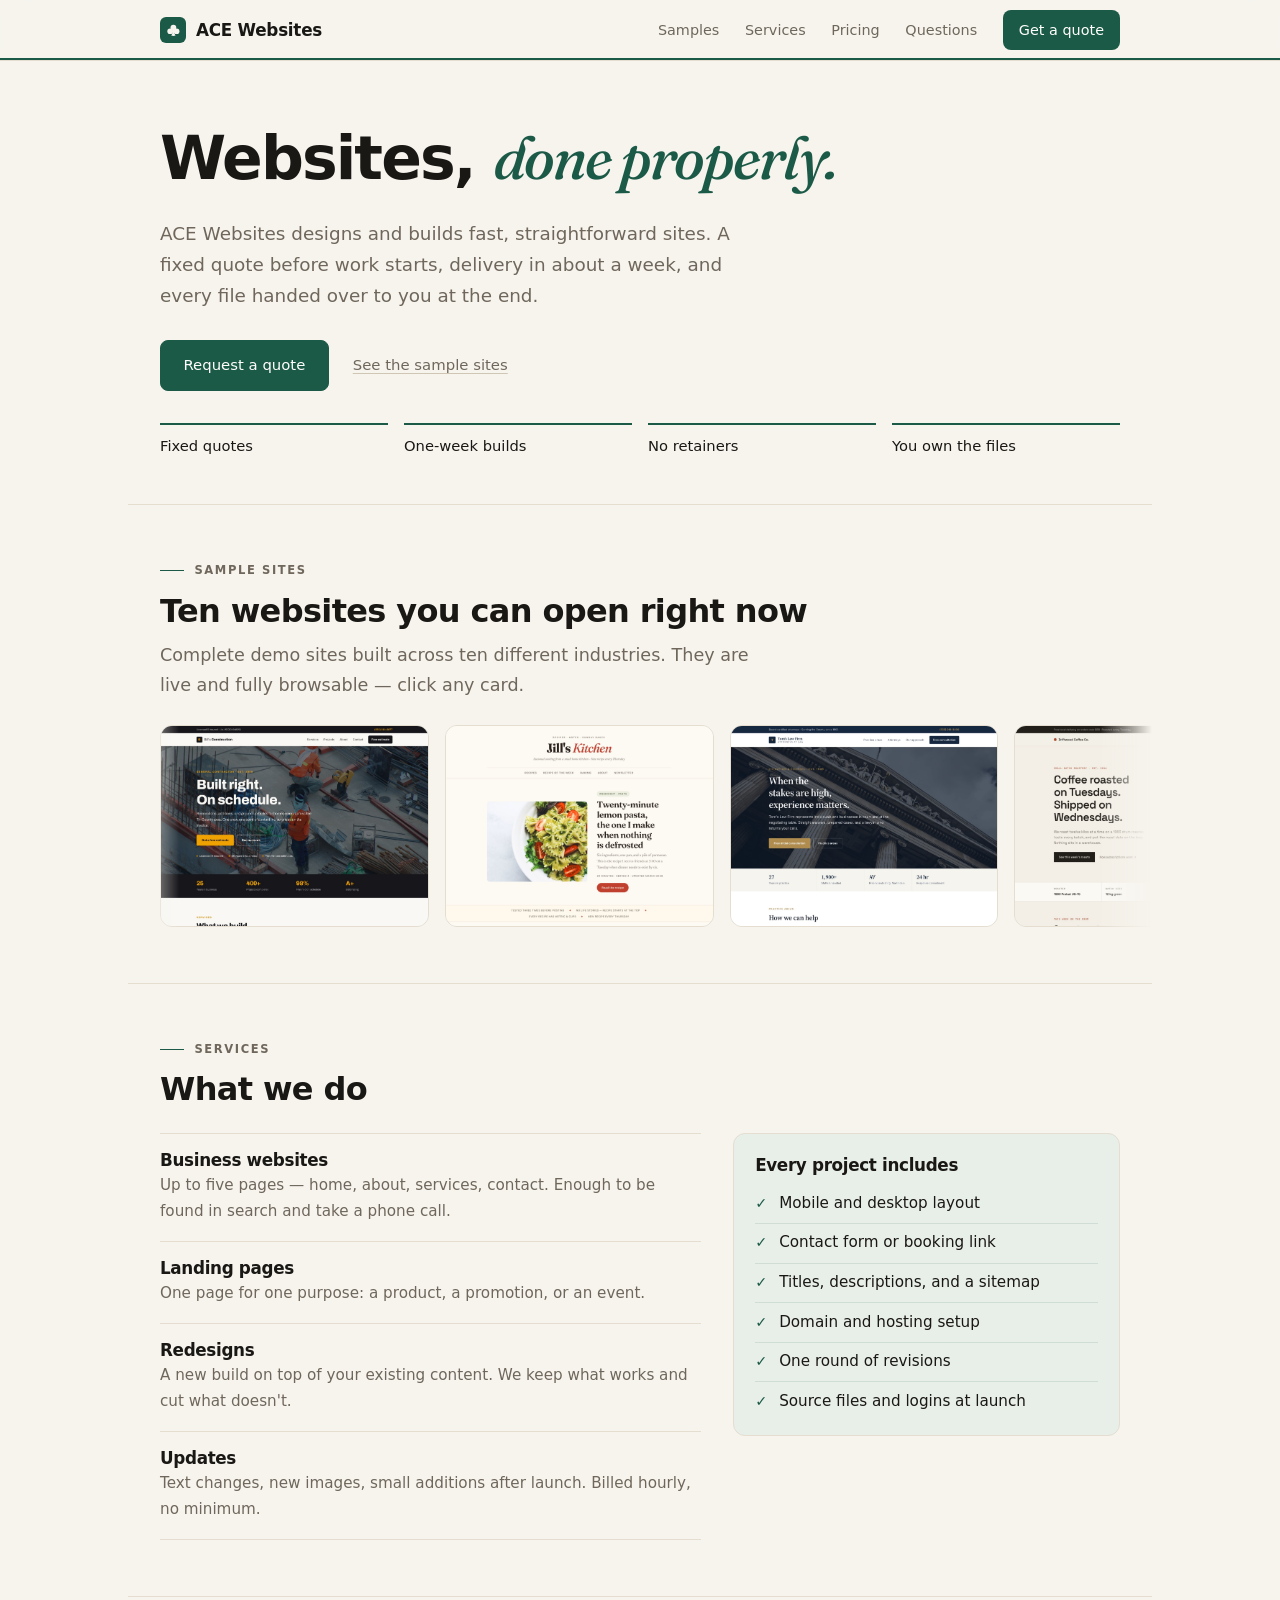
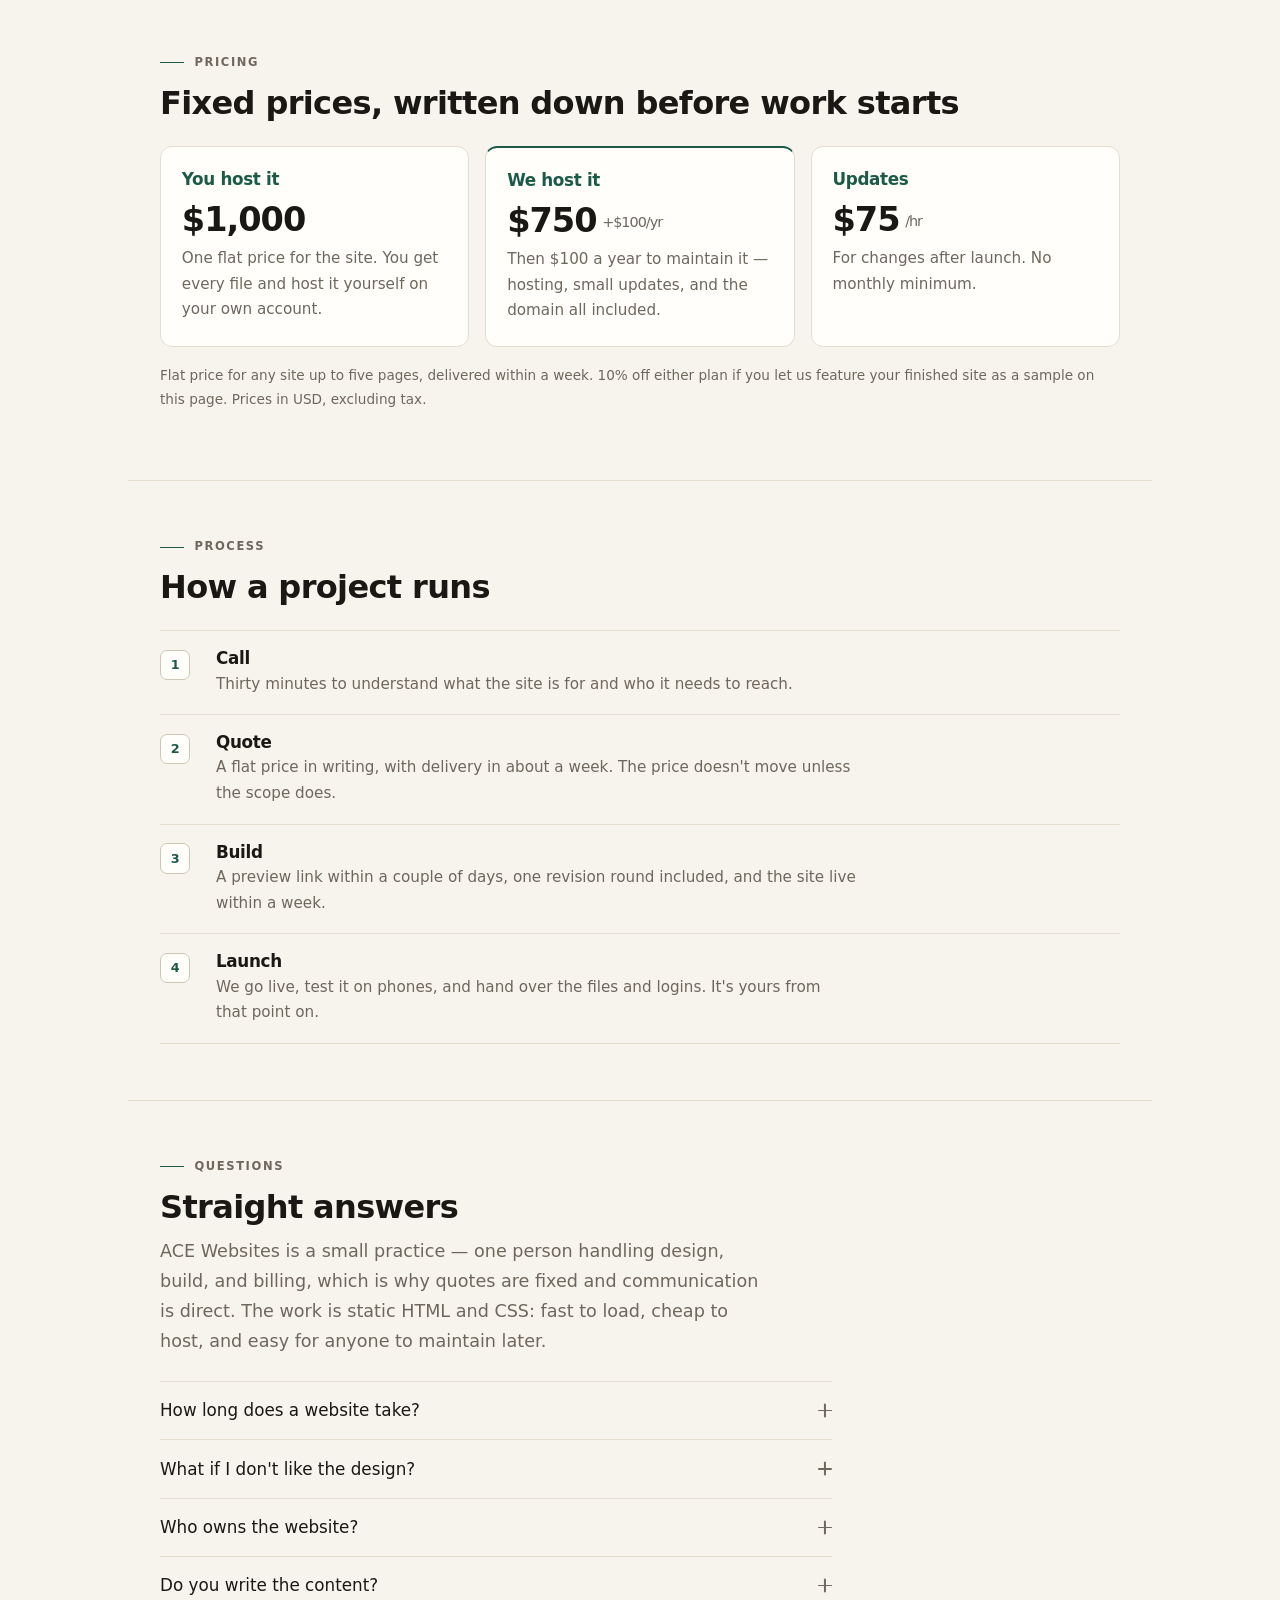
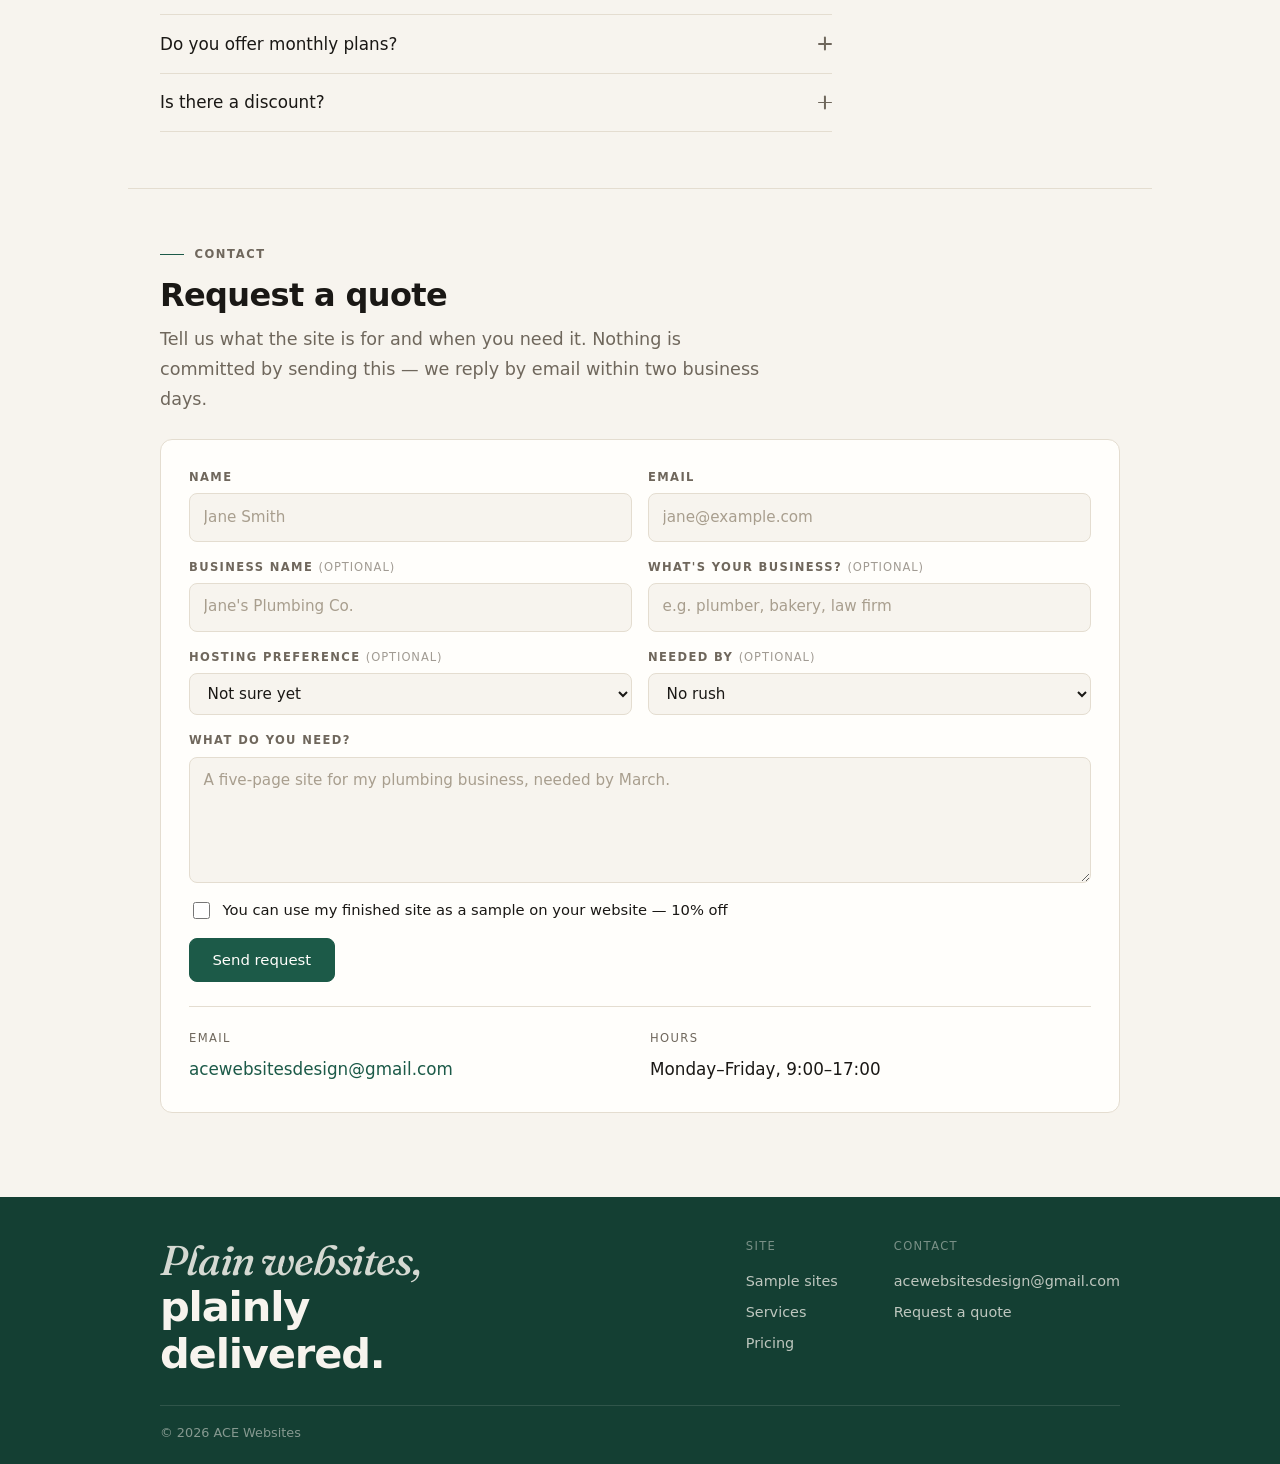
<file: index.html>
<!DOCTYPE html>
<html lang="en">
<head>
  <meta charset="utf-8">
  <meta name="viewport" content="width=device-width, initial-scale=1">
  <title>ACE Websites — Small-business websites, done properly</title>
  <meta name="description" content="ACE Websites designs and builds simple, fast websites for small businesses. Fixed quotes, one-week builds, no retainers. You own everything.">
  <link rel="preconnect" href="https://fonts.googleapis.com">
  <link rel="preconnect" href="https://fonts.gstatic.com" crossorigin>
  <link href="https://fonts.googleapis.com/css2?family=Fraunces:ital,opsz,wght@1,9..144,480&display=swap" rel="stylesheet">
  <link rel="stylesheet" href="styles.css">
  <link rel="icon" href="data:image/svg+xml,<svg xmlns='http://www.w3.org/2000/svg' viewBox='0 0 100 100'><rect width='100' height='100' rx='18' fill='%231c5a48'/><g fill='%23f7f4ee'><circle cx='50' cy='33' r='17'/><circle cx='31' cy='55' r='17'/><circle cx='69' cy='55' r='17'/><path d='M46 46C46 63 43 74 37 81Q50 86 63 81C57 74 54 63 54 46Z'/></g></svg>">
</head>
<body>

  <a class="skip-link" href="#top">Skip to content</a>

  <header class="site-header">
    <div class="wrap header-inner">
      <a class="brand" href="#top">
        <span class="brand-mark" aria-hidden="true"><svg viewBox="0 0 100 100" fill="currentColor"><circle cx="50" cy="33" r="17"/><circle cx="31" cy="55" r="17"/><circle cx="69" cy="55" r="17"/><path d="M46 46C46 63 43 74 37 81Q50 86 63 81C57 74 54 63 54 46Z"/></svg></span>
        <span>ACE Websites</span>
      </a>
      <div class="header-right">
        <nav class="nav">
          <a href="#work">Samples</a>
          <a href="#services">Services</a>
          <a href="#pricing">Pricing</a>
          <a href="#questions">Questions</a>
          <a class="nav-cta" href="#contact">Get a quote</a>
        </nav>
        <button class="nav-toggle" type="button" aria-expanded="false" aria-controls="nav-menu">Menu</button>
      </div>
    </div>
    <nav class="nav-menu" id="nav-menu" aria-label="Site">
      <a href="#work">Samples</a>
      <a href="#services">Services</a>
      <a href="#pricing">Pricing</a>
      <a href="#questions">Questions</a>
    </nav>
    <div class="scroll-progress" aria-hidden="true"></div>
  </header>

  <main id="top">

    <section class="hero wrap">
      <h1>Websites, <em>done properly.</em></h1>
      <p class="lede">
        ACE Websites designs and builds fast, straightforward sites. A fixed
        quote before work starts, delivery in about a week, and every file
        handed over to you at the end.
      </p>
      <div class="hero-actions">
        <a class="button" href="#contact">Request a quote</a>
        <a class="text-link" href="#work">See the sample sites</a>
      </div>
      <ul class="facts">
        <li>Fixed quotes</li>
        <li>One-week builds</li>
        <li>No retainers</li>
        <li>You own the files</li>
      </ul>
    </section>

    <section class="section wrap" id="work">
      <header class="section-head">
        <p class="section-label">Sample sites</p>
        <h2>Ten websites you can open right now</h2>
        <p class="section-lede">
          Complete demo sites built across ten different industries. They are
          live and fully browsable — click any card.
        </p>
      </header>
      <div class="showcase-wrap">
        <div class="showcase-track">
          <div class="showcase-set">
            <a class="showcase-item" href="BillsConstruction/" data-label='"Bill’s Construction" — open sample' aria-label="Open the Bill's Construction sample site">
              <img src="BillsConstruction/preview.jpg" alt="Bill's Construction homepage" loading="lazy">
            </a>
            <a class="showcase-item" href="JillsCooking/" data-label='"Jill’s Kitchen" — open sample' aria-label="Open the Jill's Kitchen sample site">
              <img src="JillsCooking/preview.jpg" alt="Jill's Kitchen homepage" loading="lazy">
            </a>
            <a class="showcase-item" href="TomsLaw/" data-label='"Tom’s Law Firm" — open sample' aria-label="Open the Tom's Law Firm sample site">
              <img src="TomsLaw/preview.jpg" alt="Tom's Law Firm homepage" loading="lazy">
            </a>
            <a class="showcase-item" href="DriftwoodCoffee/" data-label='"Driftwood Coffee Co." — open sample' aria-label="Open the Driftwood Coffee Co. sample site">
              <img src="DriftwoodCoffee/preview.jpg" alt="Driftwood Coffee Co. homepage" loading="lazy">
            </a>
            <a class="showcase-item" href="BarkleyGrooming/" data-label='"Barkley &amp; Co." — open sample' aria-label="Open the Barkley and Co. sample site">
              <img src="BarkleyGrooming/preview.jpg" alt="Barkley &amp; Co. homepage" loading="lazy">
            </a>
            <a class="showcase-item" href="IronsideBarber/" data-label='"Ironside Barber Co." — open sample' aria-label="Open the Ironside Barber Co. sample site">
              <img src="IronsideBarber/preview.jpg" alt="Ironside Barber Co. homepage" loading="lazy">
            </a>
            <a class="showcase-item" href="MeridianDental/" data-label='"Meridian Dental" — open sample' aria-label="Open the Meridian Dental sample site">
              <img src="MeridianDental/preview.jpg" alt="Meridian Dental homepage" loading="lazy">
            </a>
            <a class="showcase-item" href="ChainlineCycles/" data-label='"Chainline Cycles" — open sample' aria-label="Open the Chainline Cycles sample site">
              <img src="ChainlineCycles/preview.jpg" alt="Chainline Cycles homepage" loading="lazy">
            </a>
            <a class="showcase-item" href="KilnAndClay/" data-label='"Kiln &amp; Clay" — open sample' aria-label="Open the Kiln and Clay sample site">
              <img src="KilnAndClay/preview.jpg" alt="Kiln &amp; Clay homepage" loading="lazy">
            </a>
            <a class="showcase-item" href="MarginaliaBooks/" data-label='"Marginalia Books" — open sample' aria-label="Open the Marginalia Books sample site">
              <img src="MarginaliaBooks/preview.jpg" alt="Marginalia Books homepage" loading="lazy">
            </a>
          </div>
          <div class="showcase-set" aria-hidden="true">
            <a class="showcase-item" href="BillsConstruction/" tabindex="-1" data-label='"Bill’s Construction" — open sample'>
              <img src="BillsConstruction/preview.jpg" alt="" loading="lazy">
            </a>
            <a class="showcase-item" href="JillsCooking/" tabindex="-1" data-label='"Jill’s Kitchen" — open sample'>
              <img src="JillsCooking/preview.jpg" alt="" loading="lazy">
            </a>
            <a class="showcase-item" href="TomsLaw/" tabindex="-1" data-label='"Tom’s Law Firm" — open sample'>
              <img src="TomsLaw/preview.jpg" alt="" loading="lazy">
            </a>
            <a class="showcase-item" href="DriftwoodCoffee/" tabindex="-1" data-label='"Driftwood Coffee Co." — open sample'>
              <img src="DriftwoodCoffee/preview.jpg" alt="" loading="lazy">
            </a>
            <a class="showcase-item" href="BarkleyGrooming/" tabindex="-1" data-label='"Barkley &amp; Co." — open sample'>
              <img src="BarkleyGrooming/preview.jpg" alt="" loading="lazy">
            </a>
            <a class="showcase-item" href="IronsideBarber/" tabindex="-1" data-label='"Ironside Barber Co." — open sample'>
              <img src="IronsideBarber/preview.jpg" alt="" loading="lazy">
            </a>
            <a class="showcase-item" href="MeridianDental/" tabindex="-1" data-label='"Meridian Dental" — open sample'>
              <img src="MeridianDental/preview.jpg" alt="" loading="lazy">
            </a>
            <a class="showcase-item" href="ChainlineCycles/" tabindex="-1" data-label='"Chainline Cycles" — open sample'>
              <img src="ChainlineCycles/preview.jpg" alt="" loading="lazy">
            </a>
            <a class="showcase-item" href="KilnAndClay/" tabindex="-1" data-label='"Kiln &amp; Clay" — open sample'>
              <img src="KilnAndClay/preview.jpg" alt="" loading="lazy">
            </a>
            <a class="showcase-item" href="MarginaliaBooks/" tabindex="-1" data-label='"Marginalia Books" — open sample'>
              <img src="MarginaliaBooks/preview.jpg" alt="" loading="lazy">
            </a>
          </div>
        </div>
      </div>
    </section>

    <section class="section wrap" id="services">
      <header class="section-head">
        <p class="section-label">Services</p>
        <h2>What we do</h2>
      </header>
      <div class="services-grid">
        <div class="service-list">
          <article class="service-item">
            <h3>Business websites</h3>
            <p>Up to five pages — home, about, services, contact. Enough to be found in search and take a phone call.</p>
          </article>
          <article class="service-item">
            <h3>Landing pages</h3>
            <p>One page for one purpose: a product, a promotion, or an event.</p>
          </article>
          <article class="service-item">
            <h3>Redesigns</h3>
            <p>A new build on top of your existing content. We keep what works and cut what doesn't.</p>
          </article>
          <article class="service-item">
            <h3>Updates</h3>
            <p>Text changes, new images, small additions after launch. Billed hourly, no minimum.</p>
          </article>
        </div>
        <aside class="includes">
          <h3>Every project includes</h3>
          <ul>
            <li>Mobile and desktop layout</li>
            <li>Contact form or booking link</li>
            <li>Titles, descriptions, and a sitemap</li>
            <li>Domain and hosting setup</li>
            <li>One round of revisions</li>
            <li>Source files and logins at launch</li>
          </ul>
        </aside>
      </div>
    </section>

    <section class="section wrap" id="pricing">
      <header class="section-head">
        <p class="section-label">Pricing</p>
        <h2>Fixed prices, written down before work starts</h2>
      </header>
      <div class="grid-3 pricing-grid">
        <article class="card price">
          <h3>You host it</h3>
          <p class="amount">$1,000</p>
          <p class="muted">One flat price for the site. You get every file and host it yourself on your own account.</p>
        </article>
        <article class="card price price--featured">
          <h3>We host it</h3>
          <p class="amount">$750<span>+$100/yr</span></p>
          <p class="muted">Then $100 a year to maintain it — hosting, small updates, and the domain all included.</p>
        </article>
        <article class="card price">
          <h3>Updates</h3>
          <p class="amount">$75<span>/hr</span></p>
          <p class="muted">For changes after launch. No monthly minimum.</p>
        </article>
      </div>
      <p class="fine">Flat price for any site up to five pages, delivered within a week. 10% off either plan if you let us feature your finished site as a sample on this page. Prices in USD, excluding tax.</p>
    </section>

    <section class="section wrap" id="process">
      <header class="section-head">
        <p class="section-label">Process</p>
        <h2>How a project runs</h2>
      </header>
      <ol class="steps">
        <li>
          <span class="step-num">1</span>
          <div class="step-body">
            <h3>Call</h3>
            <p>Thirty minutes to understand what the site is for and who it needs to reach.</p>
          </div>
        </li>
        <li>
          <span class="step-num">2</span>
          <div class="step-body">
            <h3>Quote</h3>
            <p>A flat price in writing, with delivery in about a week. The price doesn't move unless the scope does.</p>
          </div>
        </li>
        <li>
          <span class="step-num">3</span>
          <div class="step-body">
            <h3>Build</h3>
            <p>A preview link within a couple of days, one revision round included, and the site live within a week.</p>
          </div>
        </li>
        <li>
          <span class="step-num">4</span>
          <div class="step-body">
            <h3>Launch</h3>
            <p>We go live, test it on phones, and hand over the files and logins. It's yours from that point on.</p>
          </div>
        </li>
      </ol>
    </section>

    <section class="section wrap" id="questions">
      <header class="section-head">
        <p class="section-label">Questions</p>
        <h2>Straight answers</h2>
        <p class="section-lede">
          ACE Websites is a small practice — one person handling design, build,
          and billing, which is why quotes are fixed and communication is direct.
          The work is static HTML and CSS: fast to load, cheap to host, and easy
          for anyone to maintain later.
        </p>
      </header>
      <div class="faq">
        <details>
          <summary>How long does a website take?<span class="plus" aria-hidden="true"></span></summary>
          <p>About a week, once content and photos are supplied.</p>
        </details>
        <details>
          <summary>What if I don't like the design?<span class="plus" aria-hidden="true"></span></summary>
          <p>One revision round is included. Anything inside the agreed scope gets revised until it's right.</p>
        </details>
        <details>
          <summary>Who owns the website?<span class="plus" aria-hidden="true"></span></summary>
          <p>You do. The source files and the account logins are handed over at launch.</p>
        </details>
        <details>
          <summary>Do you write the content?<span class="plus" aria-hidden="true"></span></summary>
          <p>We edit what you send. Drafting pages from scratch is $50 per page.</p>
        </details>
        <details>
          <summary>Do you offer monthly plans?<span class="plus" aria-hidden="true"></span></summary>
          <p>No retainers. Builds are flat-priced — $1,000 if you host the files yourself, or $750 plus $100 a year if we host it, which covers maintenance and the domain. Otherwise updates are $75 an hour.</p>
        </details>
        <details>
          <summary>Is there a discount?<span class="plus" aria-hidden="true"></span></summary>
          <p>Yes — 10% off either plan if you let us use your finished site as a sample on this page.</p>
        </details>
      </div>
    </section>

    <section class="section wrap contact" id="contact">
      <header class="section-head">
        <p class="section-label">Contact</p>
        <h2>Request a quote</h2>
        <p class="section-lede">
          Tell us what the site is for and when you need it. Nothing is
          committed by sending this — we reply by email within two business days.
        </p>
      </header>
      <div class="contact-panel">
        <form id="quote-form" class="quote-form" novalidate>
          <div class="hp-field" aria-hidden="true">
            <label for="q-website">Website</label>
            <input id="q-website" name="website" type="text" tabindex="-1" autocomplete="off">
          </div>
          <div class="field">
            <label for="q-name">Name</label>
            <input id="q-name" name="name" type="text" required autocomplete="name" placeholder="Jane Smith">
          </div>
          <div class="field">
            <label for="q-email">Email</label>
            <input id="q-email" name="email" type="email" required autocomplete="email" placeholder="jane@example.com">
          </div>
          <div class="field">
            <label for="q-biz">Business name <span class="opt">(optional)</span></label>
            <input id="q-biz" name="business" type="text" autocomplete="organization" placeholder="Jane's Plumbing Co.">
          </div>
          <div class="field">
            <label for="q-type">What's your business? <span class="opt">(optional)</span></label>
            <input id="q-type" name="type" type="text" placeholder="e.g. plumber, bakery, law firm">
          </div>
          <div class="field">
            <label for="q-plan">Hosting preference <span class="opt">(optional)</span></label>
            <select id="q-plan" name="plan">
              <option value="">Not sure yet</option>
              <option value="self">I'll host the files myself — $1,000</option>
              <option value="managed">ACE hosts it — $750 + $100/yr</option>
            </select>
          </div>
          <div class="field">
            <label for="q-needed">Needed by <span class="opt">(optional)</span></label>
            <select id="q-needed" name="needed">
              <option value="">No rush</option>
              <option value="week">Within a week</option>
              <option value="month">Within a month</option>
            </select>
          </div>
          <div class="field field-full">
            <label for="q-message">What do you need?</label>
            <textarea id="q-message" name="message" rows="4" required placeholder="A five-page site for my plumbing business, needed by March."></textarea>
          </div>
          <div class="field field-full field-check">
            <label>
              <input type="checkbox" name="sample" value="yes">
              You can use my finished site as a sample on your website — 10% off
            </label>
          </div>
          <div class="form-footer field-full">
            <button class="button" type="submit">Send request</button>
            <p id="form-status" class="form-status" role="status" aria-live="polite"></p>
          </div>
        </form>
        <div class="contact-rows">
          <div><span class="k">Email</span><a href="mailto:acewebsitesdesign@gmail.com">acewebsitesdesign@gmail.com</a></div>
          <div><span class="k">Hours</span>Monday–Friday, 9:00–17:00</div>
        </div>
      </div>
    </section>

  </main>

  <footer class="site-footer">
    <div class="wrap">
      <div class="footer-top">
        <p class="footer-word"><em>Plain websites,</em><br>plainly delivered.</p>
        <div class="footer-cols">
          <div>
            <span class="k">Site</span>
            <a href="#work">Sample sites</a>
            <a href="#services">Services</a>
            <a href="#pricing">Pricing</a>
          </div>
          <div>
            <span class="k">Contact</span>
            <a href="mailto:acewebsitesdesign@gmail.com">acewebsitesdesign@gmail.com</a>
            <a href="#contact">Request a quote</a>
          </div>
        </div>
      </div>
      <div class="footer-bottom">
        <span>© 2026 ACE Websites</span>
      </div>
    </div>
  </footer>

  <script src="ui.js"></script>
  <script src="script.js"></script>
</body>
</html>
</file>
<file: styles.css>
/* =========================================================
   ACE Websites

   One accent (green). Paper and ink.
   Surfaces: radius 12. Controls: radius 8.
   Hover = border/color change only.
   Motion = small distances, one easing curve, reveal once.
   ========================================================= */

:root {
  --bg: #f7f4ee;
  --surface: #fffefb;
  --ink: #1a1815;
  --muted: #6f675c;
  --line: #e4ddd0;
  --line-strong: #cfc6b4;
  --green: #1c5a48;
  --green-dark: #143f33;
  --green-soft: #e8efe9;
  --radius: 12px;
  --radius-control: 8px;
  --max: 64rem;
  --header-h: 3.75rem;
  --pad: clamp(1.25rem, 4vw, 2rem);
  --ease: cubic-bezier(0.22, 1, 0.36, 1);
}

* { box-sizing: border-box; }

body {
  margin: 0;
  background: var(--bg);
  color: var(--ink);
  font-family: ui-sans-serif, system-ui, -apple-system, "Segoe UI", Helvetica, Arial, sans-serif;
  font-size: 1.05rem;
  line-height: 1.7;
  -webkit-font-smoothing: antialiased;
}

::selection { background: var(--green); color: var(--surface); }

/* Sticky header must not cover anchor targets */
main section[id] { scroll-margin-top: calc(var(--header-h) + 1rem); }

::-webkit-scrollbar { width: 10px; }
::-webkit-scrollbar-track { background: var(--bg); }
::-webkit-scrollbar-thumb { background: var(--line-strong); border-radius: 999px; border: 3px solid var(--bg); }
::-webkit-scrollbar-thumb:hover { background: var(--green); }

h1, h2, h3 {
  font-weight: 600;
  letter-spacing: -0.02em;
  line-height: 1.2;
  margin: 0 0 0.45em;
  text-wrap: balance;
}

h1 {
  font-size: clamp(2.6rem, 6vw, 3.75rem);
  letter-spacing: -0.032em;
  line-height: 1.08;
}

h1 em {
  font-family: "Fraunces", Georgia, serif;
  font-style: italic;
  font-weight: 480;
  color: var(--green);
}

h2 { font-size: clamp(1.55rem, 3.2vw, 2rem); }
h3 { font-size: 1.05rem; margin-bottom: 0.4em; }

p { margin: 0 0 0.85rem; }

a { color: var(--green); }

:focus-visible {
  outline: 2px solid var(--green);
  outline-offset: 2px;
  border-radius: 3px;
}

.skip-link {
  position: absolute;
  left: -9999px;
  top: 0;
  background: var(--ink);
  color: var(--bg);
  padding: 0.6rem 1rem;
  z-index: 100;
}

.skip-link:focus { left: 0; }

.wrap {
  max-width: var(--max);
  margin: 0 auto;
  padding-inline: var(--pad);
}

/* Type utilities */

.section-label {
  display: flex;
  align-items: center;
  gap: 0.65rem;
  font-size: 0.72rem;
  font-weight: 600;
  text-transform: uppercase;
  letter-spacing: 0.14em;
  color: var(--muted);
  margin: 0 0 0.7rem;
}

.section-label::before {
  content: "";
  flex: none;
  width: 1.5rem;
  height: 1px;
  background: var(--green);
}

.lede, .section-lede {
  font-size: 1.1rem;
  color: var(--muted);
  max-width: 38rem;
}

.muted { color: var(--muted); }

.fine { font-size: 0.85rem; color: var(--muted); margin-top: 1.1rem; }

.k {
  display: block;
  font-size: 0.72rem;
  text-transform: uppercase;
  letter-spacing: 0.12em;
  color: var(--muted);
  margin-bottom: 0.4rem;
}

/* Header */

.site-header {
  position: sticky;
  top: 0;
  z-index: 10;
  background: rgba(247, 244, 238, 0.9);
  backdrop-filter: blur(10px);
  -webkit-backdrop-filter: blur(10px);
  border-bottom: 1px solid var(--line);
  transition: background 0.25s ease, border-color 0.25s ease;
}

.site-header.is-scrolled {
  background: var(--bg);
  border-bottom-color: var(--line-strong);
}

html {
  scrollbar-width: none;
}

html::-webkit-scrollbar { display: none; }

.scroll-progress {
  position: absolute;
  left: 0;
  bottom: 0;
  width: 100%;
  height: 2px;
  background: var(--green);
}

.header-inner {
  display: flex;
  align-items: center;
  justify-content: space-between;
  gap: 1rem;
  height: var(--header-h);
}

.header-right {
  display: flex;
  align-items: center;
  gap: 0.75rem;
}

.brand {
  display: inline-flex;
  align-items: center;
  gap: 0.6rem;
  font-weight: 600;
  letter-spacing: -0.015em;
  text-decoration: none;
  color: var(--ink);
  white-space: nowrap;
}

.brand-mark {
  display: grid;
  place-items: center;
  width: 1.65rem;
  height: 1.65rem;
  border-radius: 6px;
  background: var(--green);
  color: var(--bg);
}

.brand-mark svg {
  width: 1.05rem;
  height: 1.05rem;
  display: block;
}

.nav {
  display: flex;
  align-items: center;
  gap: clamp(0.9rem, 2.5vw, 1.6rem);
  font-size: 0.9rem;
  font-weight: 500;
}

.nav a {
  text-decoration: none;
  color: var(--muted);
  transition: color 0.15s ease;
}

.nav a:hover { color: var(--ink); }

.nav a.is-active:not(.nav-cta) {
  color: var(--ink);
  text-decoration: underline;
  text-decoration-color: var(--green);
  text-decoration-thickness: 1.5px;
  text-underline-offset: 0.45em;
}

.nav-cta {
  background: var(--green);
  color: var(--surface) !important;
  padding: 0.5rem 1rem;
  border-radius: var(--radius-control);
  white-space: nowrap;
  transition: background 0.15s ease;
}

.nav-cta:hover { background: var(--green-dark); color: var(--surface) !important; }

/* Mobile menu */

.nav-toggle {
  display: none;
  background: none;
  border: 1px solid var(--line-strong);
  border-radius: var(--radius-control);
  font: inherit;
  font-size: 0.78rem;
  font-weight: 600;
  text-transform: uppercase;
  letter-spacing: 0.1em;
  color: var(--ink);
  padding: 0.45rem 0.85rem;
  cursor: pointer;
}

.nav-toggle[aria-expanded="true"] {
  background: var(--green);
  border-color: var(--green);
  color: var(--surface);
}

.nav-menu {
  display: none;
  position: absolute;
  left: 0;
  right: 0;
  top: 100%;
  background: var(--bg);
  border-bottom: 1px solid var(--line-strong);
  padding: 0.35rem var(--pad) 0.9rem;
}

.nav-menu.is-open { display: flex; flex-direction: column; }

.nav-menu a {
  padding: 0.7rem 0;
  border-bottom: 1px solid var(--line);
  font-size: 0.95rem;
  font-weight: 500;
  text-decoration: none;
  color: var(--ink);
}

.nav-menu a:last-child { border-bottom: 0; }
.nav-menu a.is-active { color: var(--green); }

/* Hero */

.hero {
  padding-top: clamp(2.5rem, 6vw, 4rem);
  padding-bottom: clamp(2rem, 5vw, 3rem);
}

.hero h1 { max-width: 17ch; }

.hero .lede {
  margin-top: 1.1rem;
  font-size: 1.15rem;
  max-width: 36rem;
}

.hero-actions {
  display: flex;
  align-items: center;
  gap: 1.5rem;
  flex-wrap: wrap;
  margin-top: 1.75rem;
}

.facts {
  list-style: none;
  display: grid;
  grid-template-columns: repeat(4, 1fr);
  gap: 1rem;
  margin: 2rem 0 0;
  padding: 0;
}

.facts li {
  border-top: 2px solid var(--green);
  padding-top: 0.6rem;
  font-size: 0.92rem;
  font-weight: 500;
  line-height: 1.45;
}

.button {
  display: inline-block;
  background: var(--green);
  color: var(--surface);
  text-decoration: none;
  font-size: 0.93rem;
  font-weight: 500;
  font-family: inherit;
  padding: 0.75rem 1.4rem;
  border: 1px solid var(--green);
  border-radius: var(--radius-control);
  cursor: pointer;
  transition: background 0.15s ease, border-color 0.15s ease;
}

.button:hover { background: var(--green-dark); border-color: var(--green-dark); }

.button:disabled { opacity: 0.55; cursor: wait; }

.text-link {
  font-size: 0.93rem;
  font-weight: 500;
  color: var(--muted);
  text-decoration: underline;
  text-underline-offset: 3px;
  text-decoration-color: var(--line-strong);
  transition: color 0.15s ease, text-decoration-color 0.15s ease;
}

.text-link:hover { color: var(--ink); text-decoration-color: var(--green); }

/* Sections */

.section {
  padding-block: clamp(2.5rem, 5vw, 3.5rem);
  border-top: 1px solid var(--line);
}

.section-head { margin-bottom: 1.5rem; }
.section-head h2 { margin-bottom: 0; }
.section-head .section-lede { margin-top: 0.7rem; }

/* Cards */

.grid-3 {
  display: grid;
  grid-template-columns: repeat(3, 1fr);
  gap: 1rem;
}

.card {
  background: var(--surface);
  border: 1px solid var(--line);
  border-radius: var(--radius);
  padding: 1.35rem 1.3rem;
  transition: border-color 0.15s ease;
}

.card:hover { border-color: var(--line-strong); }

.card p { font-size: 0.95rem; color: var(--muted); margin: 0; }

/* Services */

.services-grid {
  display: grid;
  grid-template-columns: 1.4fr 1fr;
  gap: clamp(1.25rem, 3vw, 2rem);
  align-items: start;
}

.service-list {
  border-top: 1px solid var(--line);
}

.service-item {
  padding: 1rem 0;
  border-bottom: 1px solid var(--line);
}

.service-item h3 { margin-bottom: 0.2rem; }

.service-item p {
  margin: 0;
  color: var(--muted);
  font-size: 0.95rem;
}

.includes {
  background: var(--green-soft);
  border: 1px solid var(--line);
  border-radius: var(--radius);
  padding: 1.3rem;
}

.includes h3 { margin-bottom: 0.6rem; }

.includes ul {
  list-style: none;
  margin: 0;
  padding: 0;
  font-size: 0.95rem;
}

.includes li {
  position: relative;
  padding: 0.4rem 0 0.4rem 1.5rem;
  border-bottom: 1px solid rgba(28, 90, 72, 0.12);
}

.includes li:last-child { border-bottom: 0; padding-bottom: 0; }

.includes li::before {
  content: "✓";
  position: absolute;
  left: 0;
  color: var(--green);
  font-weight: 700;
  font-size: 0.9rem;
}

/* Pricing */

.price--featured { border-top: 2px solid var(--green); }

.price h3 { color: var(--green); }

.price .amount {
  font-size: 2.1rem;
  line-height: 1.05;
  font-weight: 600;
  letter-spacing: -0.03em;
  color: var(--ink);
  margin: 0.8rem 0 0.55rem;
  font-variant-numeric: tabular-nums;
}

.price .amount span {
  display: inline-block;
  margin-left: 0.35rem;
  font-size: 0.9rem;
  font-weight: 500;
  color: var(--muted);
  vertical-align: 0.35em;
}

/* Process */

.steps {
  list-style: none;
  margin: 0;
  padding: 0;
  border-top: 1px solid var(--line);
}

.steps li {
  display: grid;
  grid-template-columns: 2.5rem 1fr;
  gap: 1rem;
  padding: 1.05rem 0;
  border-bottom: 1px solid var(--line);
  align-items: start;
}

.step-num {
  display: grid;
  place-items: center;
  width: 1.9rem;
  height: 1.9rem;
  margin-top: 0.1rem;
  border: 1px solid var(--line-strong);
  border-radius: 7px;
  background: var(--surface);
  color: var(--green);
  font-size: 0.8rem;
  font-weight: 600;
  font-variant-numeric: tabular-nums;
}

.step-body h3 { margin-bottom: 0.2rem; }

.step-body p {
  margin: 0;
  color: var(--muted);
  font-size: 0.95rem;
  max-width: 40rem;
}

/* Showcase */

.showcase-wrap {
  overflow-x: auto;
  overflow-y: hidden;
  scrollbar-width: none;
  overscroll-behavior-x: contain;
  margin-inline: calc(var(--pad) * -1);
  padding-inline: var(--pad);
  mask-image: linear-gradient(90deg, transparent, #000 5%, #000 95%, transparent);
  -webkit-mask-image: linear-gradient(90deg, transparent, #000 5%, #000 95%, transparent);
}

.showcase-wrap::-webkit-scrollbar { display: none; }

.showcase-wrap.is-user-scrolled .showcase-track { animation-play-state: paused; }

.showcase-track {
  display: flex;
  gap: 1rem;
  width: max-content;
  animation: showcase-scroll 112s linear infinite;
}

.showcase-wrap:hover .showcase-track,
.showcase-wrap:focus-within .showcase-track {
  animation-play-state: paused;
}

.showcase-set {
  display: flex;
  gap: 1rem;
}

@keyframes showcase-scroll {
  to { transform: translateX(calc(-50% - 0.5rem)); }
}

.showcase-item {
  position: relative;
  flex: none;
  width: clamp(15rem, 21vw, 17.5rem);
  border: 1px solid var(--line);
  border-radius: var(--radius);
  overflow: hidden;
  aspect-ratio: 4 / 3;
  background: var(--green-soft);
  transition: border-color 0.15s ease;
  display: block;
}

.showcase-item img {
  width: 100%;
  height: 100%;
  object-fit: cover;
  object-position: top center;
}

a.showcase-item { text-decoration: none; }

a.showcase-item::before {
  content: attr(data-label);
  position: absolute;
  left: 1rem;
  bottom: 0.9rem;
  z-index: 2;
  color: #fff;
  font-size: 0.82rem;
  font-weight: 600;
  letter-spacing: 0.01em;
  opacity: 0;
  transform: translateY(4px);
  transition: opacity 0.2s ease, transform 0.2s var(--ease);
  pointer-events: none;
}

a.showcase-item:hover::before,
a.showcase-item:focus-visible::before {
  opacity: 1;
  transform: none;
}

a.showcase-item::after {
  content: "";
  position: absolute;
  inset: 0;
  background: linear-gradient(to top, rgba(20, 18, 15, 0.62), rgba(20, 18, 15, 0) 48%);
  opacity: 0;
  transition: opacity 0.2s ease;
}

a.showcase-item:hover { border-color: var(--line-strong); }
a.showcase-item:hover::after,
a.showcase-item:focus-visible::after { opacity: 1; }

/* FAQ */

.faq {
  margin: 0;
  max-width: 42rem;
  border-top: 1px solid var(--line);
}

.faq details { border-bottom: 1px solid var(--line); }

.faq summary {
  display: flex;
  align-items: center;
  justify-content: space-between;
  gap: 1rem;
  padding: 0.9rem 0;
  font-weight: 500;
  cursor: pointer;
  list-style: none;
  transition: color 0.15s ease;
}

.faq summary:hover { color: var(--green); }

.faq summary::-webkit-details-marker { display: none; }

.plus {
  position: relative;
  flex: none;
  width: 0.9rem;
  height: 0.9rem;
}

.plus::before, .plus::after {
  content: "";
  position: absolute;
  top: calc(50% - 0.75px);
  left: 0;
  right: 0;
  height: 1.5px;
  background: var(--muted);
  border-radius: 2px;
  transition: transform 0.2s var(--ease), background 0.15s ease;
}

.plus::after { transform: rotate(90deg); }

details[open] .plus::before,
details[open] .plus::after { background: var(--green); }

details[open] .plus::after { transform: rotate(0deg); }

.faq p {
  margin: 0;
  padding: 0 0 0.95rem;
  color: var(--muted);
  font-size: 0.95rem;
  max-width: 38rem;
  animation: faq-open 0.28s var(--ease);
}

@keyframes faq-open {
  from { opacity: 0; transform: translateY(-4px); }
}

/* Contact */

.contact-panel {
  background: var(--surface);
  border: 1px solid var(--line);
  border-radius: var(--radius);
  padding: clamp(1.25rem, 3vw, 1.75rem);
}

.quote-form {
  display: grid;
  grid-template-columns: 1fr 1fr;
  gap: 1rem;
  margin-bottom: 1.5rem;
}

.field { display: flex; flex-direction: column; gap: 0.35rem; }
.field-full { grid-column: 1 / -1; }

/* Honeypot: off-screen, not display:none (bots check for that) */
.hp-field {
  position: absolute;
  left: -9999px;
  top: auto;
  width: 1px;
  height: 1px;
  overflow: hidden;
}

.quote-form label {
  font-size: 0.72rem;
  font-weight: 600;
  text-transform: uppercase;
  letter-spacing: 0.12em;
  color: var(--muted);
}

.quote-form .opt {
  font-weight: 400;
  letter-spacing: 0.08em;
  opacity: 0.65;
}

.quote-form input,
.quote-form textarea,
.quote-form select {
  font: inherit;
  font-size: 0.95rem;
  color: var(--ink);
  background: var(--bg);
  border: 1px solid var(--line);
  border-radius: var(--radius-control);
  padding: 0.65rem 0.85rem;
  transition: border-color 0.15s ease, box-shadow 0.15s ease;
}

.quote-form textarea { resize: vertical; }

.quote-form input:focus,
.quote-form textarea:focus,
.quote-form select:focus {
  outline: none;
  border-color: var(--green);
  box-shadow: 0 0 0 3px var(--green-soft);
}

.quote-form input::placeholder,
.quote-form textarea::placeholder { color: #a89e8e; }

.quote-form input[type="checkbox"] {
  width: 1.05rem;
  height: 1.05rem;
  padding: 0;
  accent-color: var(--green);
  flex: none;
  cursor: pointer;
}

.field-check label {
  display: flex;
  align-items: flex-start;
  gap: 0.6rem;
  font-size: 0.92rem;
  font-weight: 500;
  text-transform: none;
  letter-spacing: 0;
  color: var(--ink);
  line-height: 1.5;
  cursor: pointer;
}

.field-check input[type="checkbox"] { margin-top: 0.2rem; }

.form-footer {
  display: flex;
  align-items: center;
  gap: 1.25rem;
  flex-wrap: wrap;
}

.form-status { font-size: 0.9rem; color: var(--muted); margin: 0; }
.form-status.success { color: var(--green); font-weight: 500; }
.form-status.error { color: #a03d1f; font-weight: 500; }

.contact-rows {
  display: grid;
  grid-template-columns: 1fr 1fr;
  gap: 1.25rem;
  padding-top: 1.4rem;
  border-top: 1px solid var(--line);
}

.contact-rows a { text-decoration: none; font-weight: 500; }
.contact-rows a:hover { text-decoration: underline; text-underline-offset: 3px; }

/* Footer */

.site-footer {
  margin-top: clamp(1rem, 3vw, 1.75rem);
  background: var(--green-dark);
  color: rgba(247, 244, 238, 0.75);
}

.site-footer a { color: rgba(247, 244, 238, 0.75); text-decoration: none; }
.site-footer a:hover { color: var(--surface); }

.site-footer .k { color: rgba(247, 244, 238, 0.45); }

.footer-top {
  display: flex;
  justify-content: space-between;
  gap: 2rem;
  flex-wrap: wrap;
  padding-block: clamp(2rem, 4vw, 2.5rem) 1.75rem;
}

.footer-word {
  font-size: clamp(1.75rem, 4.5vw, 2.6rem);
  font-weight: 600;
  letter-spacing: -0.028em;
  line-height: 1.12;
  color: var(--bg);
  margin: 0;
  max-width: 12ch;
}

.footer-word em {
  font-family: "Fraunces", Georgia, serif;
  font-style: italic;
  font-weight: 480;
  color: rgba(247, 244, 238, 0.85);
}

.footer-cols { display: flex; gap: clamp(2rem, 6vw, 3.5rem); }

.footer-cols > div {
  display: flex;
  flex-direction: column;
  gap: 0.4rem;
  font-size: 0.9rem;
}

.footer-bottom {
  display: flex;
  justify-content: space-between;
  gap: 1rem;
  flex-wrap: wrap;
  padding-block: 1rem 1.25rem;
  border-top: 1px solid rgba(247, 244, 238, 0.12);
  font-size: 0.8rem;
  color: rgba(247, 244, 238, 0.5);
}

/* Scroll reveals — applied only when JS is running (.js on <html>).
   Small distance, once per element, staggered within a group. */

.js .reveal {
  opacity: 0;
  transform: translateY(14px);
}

.js .reveal.is-visible {
  opacity: 1;
  transform: none;
  transition: opacity 0.55s var(--ease), transform 0.55s var(--ease);
  transition-delay: calc(var(--d, 0) * 65ms);
}

/* 404 */

.nf-page {
  min-height: 100vh;
  min-height: 100svh;
  display: flex;
  flex-direction: column;
}

.nf-brand { align-self: flex-start; margin-top: clamp(1.25rem, 4vw, 2rem); }

.nf-main {
  flex: 1;
  display: flex;
  flex-direction: column;
  justify-content: center;
  padding-block: clamp(2.5rem, 8vw, 4rem);
}

.nf-num {
  font-family: "Fraunces", Georgia, serif;
  font-style: italic;
  font-weight: 480;
  font-size: clamp(5rem, 17vw, 9rem);
  line-height: 1;
  letter-spacing: -0.02em;
  color: var(--green-soft);
  margin: 0 0 0.75rem;
  user-select: none;
}

.nf-main h1 { max-width: 14ch; }

.nf-note {
  margin-top: 2.5rem;
  padding-top: 1.5rem;
  border-top: 1px solid var(--line);
  font-size: 0.9rem;
  color: var(--muted);
  max-width: 34rem;
}

.nf-note a { font-weight: 500; }

/* Responsive */

@media (max-width: 860px) {
  .grid-3 { grid-template-columns: 1fr 1fr; }
  .services-grid { grid-template-columns: 1fr; }
}

@media (max-width: 720px) {
  .nav a:not(.nav-cta) { display: none; }
  .nav-toggle { display: inline-flex; }
  .footer-top { flex-direction: column; }
  .hero h1 { max-width: none; }

  .facts {
    grid-template-columns: 1fr 1fr;
    gap: 0.85rem 1.25rem;
    margin-top: 1.75rem;
  }

  .showcase-wrap {
    overflow-x: auto;
    scroll-snap-type: x mandatory;
    -webkit-overflow-scrolling: touch;
    scrollbar-width: none;
    mask-image: none;
    -webkit-mask-image: none;
  }

  .showcase-wrap::-webkit-scrollbar { display: none; }

  .showcase-item {
    width: 78vw;
    max-width: 20rem;
    scroll-snap-align: center;
  }
}

@media (max-width: 560px) {
  .grid-3, .contact-rows { grid-template-columns: 1fr; }
  .quote-form { grid-template-columns: 1fr; }
  .steps li { grid-template-columns: 2rem 1fr; }
}

@media (max-width: 480px) {
  .brand > span:last-child { display: none; }
  .header-inner { gap: 0.75rem; }
  .header-right { gap: 0.5rem; }
  .nav-cta { padding: 0.5rem 0.8rem; }
}

@media (prefers-reduced-motion: reduce) {
  .js .reveal {
    opacity: 1 !important;
    transform: none !important;
    transition: none !important;
  }

  .faq p { animation: none; }

  .showcase-track { animation: none; }

  .showcase-wrap {
    overflow-x: auto;
    scroll-snap-type: x mandatory;
    mask-image: none;
    -webkit-mask-image: none;
  }

  .showcase-set[aria-hidden="true"] { display: none; }

  .showcase-item { scroll-snap-align: center; }
}
</file>
